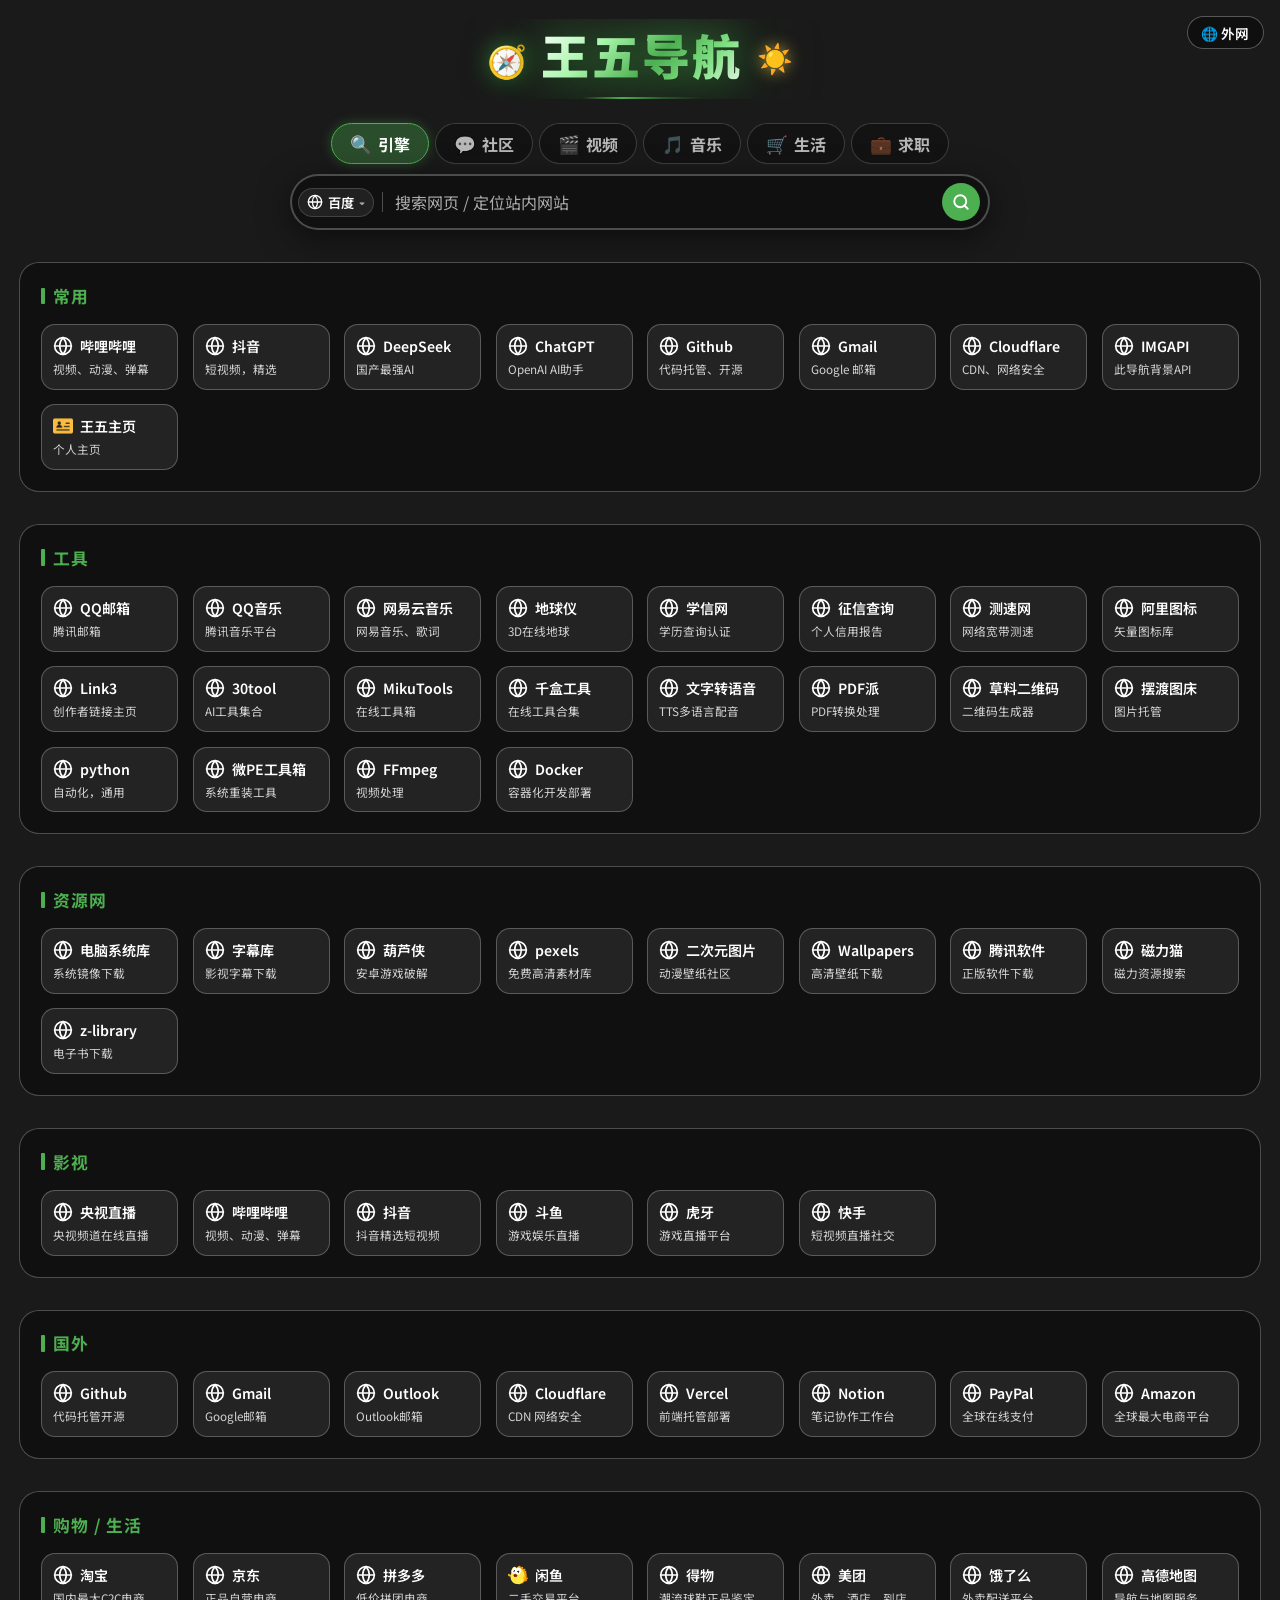
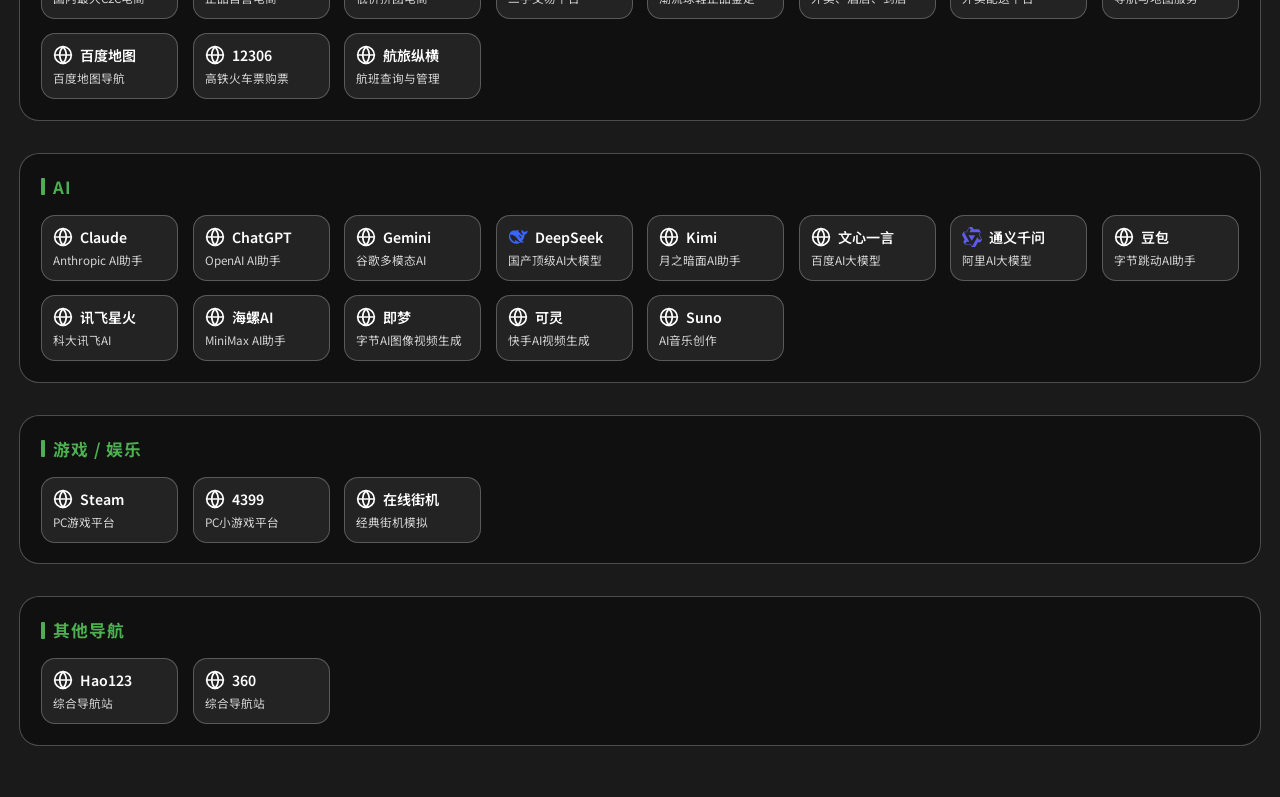
<file: index.html>
<!DOCTYPE html>
<html lang="zh-CN">
<head>
  <meta charset="UTF-8" />
  <meta name="viewport" content="width=device-width, initial-scale=1.0, maximum-scale=1.0" />
  <title>王五导航</title>
  <link rel="icon" href="data:image/svg+xml,<svg xmlns=%22http://www.w3.org/2000/svg%22 viewBox=%220 0 100 100%22><text y=%22.9em%22 font-size=%2290%22>🧭</text></svg>">
  <link rel="stylesheet" href="style.css">
</head>
<body>
<div id="bgLayer"></div>
<div id="bgOverlay"></div>
<div class="container">
  <!-- 头部 -->
  <div class="header-area">
    <span class="header-icon">🧭</span>
    <div>
      <h1 id="pageTitle" title="点击切换页面排列">王五导航</h1>
    </div>
    <button class="theme-toggle-btn" id="themeToggleBtn" aria-label="切换主题">☀️</button>
  </div>
  <!-- 搜索区域 -->
  <div class="search-wrapper">
    <!-- 分类 Tab -->
    <div class="search-tabs" id="searchTabs"></div>
    <!-- 搜索框 -->
    <div class="search-box">
      <button class="engine-trigger" id="engineTrigger" aria-label="切换搜索引擎">
        <img id="search-engine-icon" src="" alt="搜索引擎图标">
        <span class="engine-name" id="engineName"></span>
        <span class="engine-arrow" id="engineArrow">▾</span>
      </button>
      <div class="search-divider"></div>
      <input type="text" id="searchInput" placeholder="搜索网页 / 定位站内网站" autocomplete="off" oninput="filterLinks()" />
      <button class="clear-btn" id="clearBtn" aria-label="清空" style="display:none;" onclick="clearSearch()">✕</button>
      <button class="search-submit-btn" onclick="doSearch()" aria-label="搜索">
  <svg xmlns="http://www.w3.org/2000/svg" width="18" height="18" viewBox="0 0 24 24" fill="none" stroke="currentColor" stroke-width="2.5" stroke-linecap="round" stroke-linejoin="round">
    <circle cx="11" cy="11" r="8"/>
    <line x1="21" y1="21" x2="16.65" y2="16.65"/>
  </svg>
</button>
    </div>
    <!-- 内联引擎面板（展开时出现在搜索框正下方，撑开布局） -->
    <div class="engine-list" id="enginePanel" style="display:none;"></div>
  </div>
  <!-- 链接分区（由 main.js 动态渲染） -->
  <div id="main-content"></div>
</div>
<script src="main.js"></script>
</body>
</html>
</file>
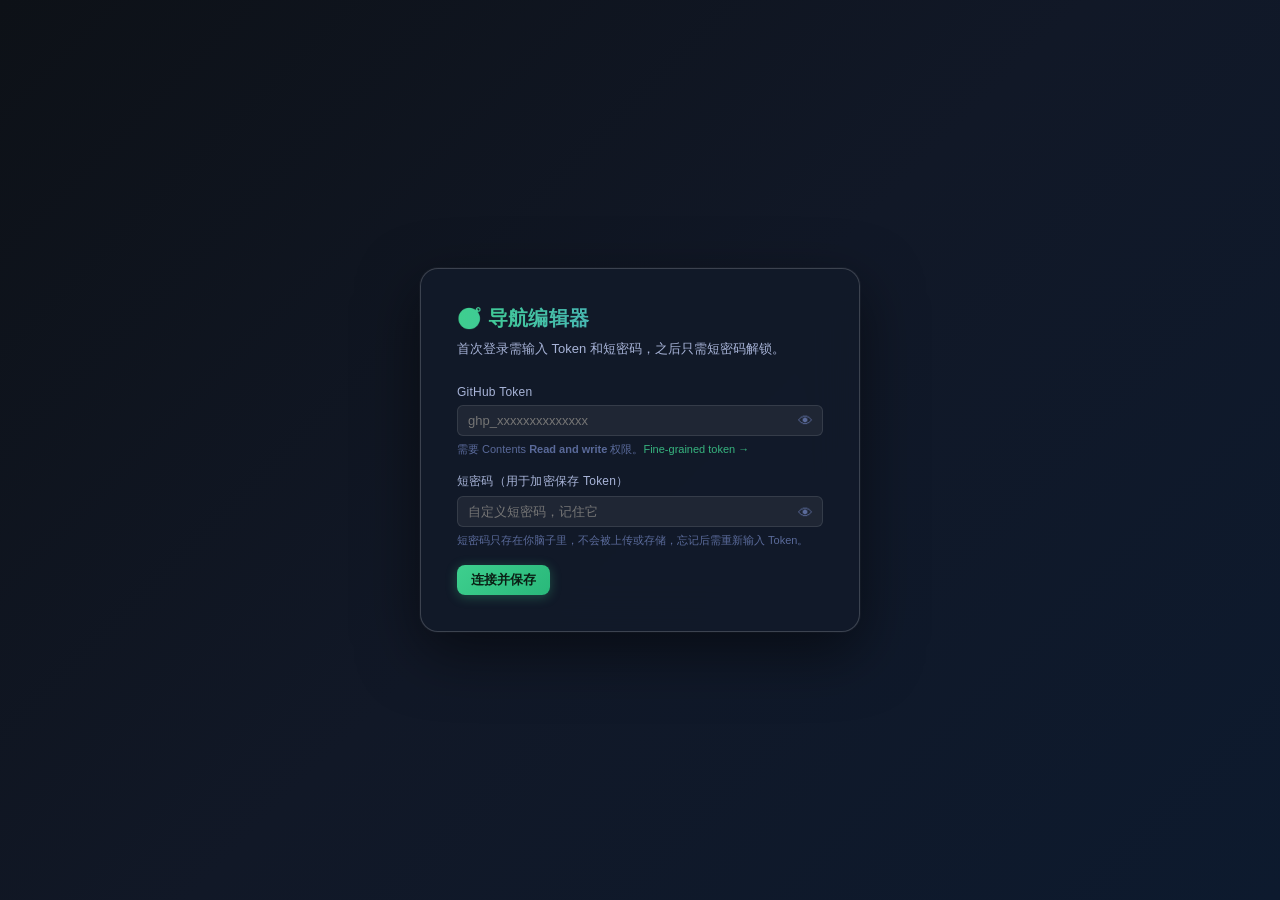
<file: admin.html>
<!DOCTYPE html>
<html lang="zh-CN">
<head>
<meta charset="UTF-8"/>
<meta name="viewport" content="width=device-width,initial-scale=1.0"/>
<title>导航编辑器</title>
<style>
*{box-sizing:border-box;margin:0;padding:0}
:root{
  --bg:#0d1117;--bg2:rgba(18,24,36,0.82);--bg3:rgba(28,36,54,0.75);
  --glass:rgba(255,255,255,0.06);--glass-hover:rgba(255,255,255,0.10);
  --border:rgba(255,255,255,0.10);--border2:rgba(255,255,255,0.18);
  --text:#f0f2ff;--text2:#a8b4d8;--text3:#5a6a9a;
  --accent:#3ecf8e;--accent2:#5de8a8;--accent-blue:#5b8ef5;
  --green:#3ecf8e;--red:#f05f7a;--orange:#f5a623;
  --radius:14px;--radius-sm:8px;--radius-xs:6px;
}
body{
  color:var(--text);
  font-family:-apple-system,BlinkMacSystemFont,'Segoe UI','PingFang SC','Microsoft YaHei',sans-serif;
  font-size:14px;
  background:linear-gradient(135deg,#0d1117 0%,#111827 50%,#0d1a2e 100%);
  min-height:100vh;
}
html,body{height:100%;overflow:hidden}
#app{display:flex;flex-direction:column;height:100vh;overflow:hidden}
#topbar{
  display:flex;align-items:center;gap:12px;padding:0 20px;height:54px;
  background:rgba(13,17,23,0.75);
  backdrop-filter:blur(20px);-webkit-backdrop-filter:blur(20px);
  border-bottom:1px solid var(--border);flex-shrink:0;z-index:100;
  box-shadow:0 2px 20px rgba(0,0,0,0.3);
}
#topbar h1{
  font-size:15px;font-weight:700;letter-spacing:0.02em;
  background:linear-gradient(90deg,var(--accent),var(--accent-blue));
  -webkit-background-clip:text;-webkit-text-fill-color:transparent;background-clip:text;
}
.topbar-right{margin-left:auto;display:flex;align-items:center;gap:8px}
#body{display:flex;flex:1;overflow:hidden}
#sidebar{
  width:200px;flex-shrink:0;
  background:rgba(13,17,23,0.65);
  backdrop-filter:blur(16px);-webkit-backdrop-filter:blur(16px);
  border-right:1px solid var(--border);
  display:flex;flex-direction:column;overflow-y:auto;
}
#sidebar::-webkit-scrollbar{width:4px}
#sidebar::-webkit-scrollbar-thumb{background:var(--border2);border-radius:4px}
#main{flex:1;overflow-y:scroll;padding:20px;padding-bottom:calc(20px + env(safe-area-inset-bottom,0px))}
#main::-webkit-scrollbar{width:5px}
#main::-webkit-scrollbar-thumb{background:rgba(255,255,255,0.12);border-radius:4px}
.btn{display:inline-flex;align-items:center;gap:6px;padding:6px 14px;border-radius:var(--radius-sm);font-size:13px;font-weight:500;cursor:pointer;border:none;transition:all .18s}
.btn-primary{background:linear-gradient(135deg,var(--accent),#29b87a);color:#0a1f14;font-weight:600;box-shadow:0 2px 12px rgba(62,207,142,0.3)}
.btn-primary:hover{background:linear-gradient(135deg,var(--accent2),var(--accent));box-shadow:0 4px 18px rgba(62,207,142,0.45);transform:translateY(-1px)}
.btn-ghost{background:var(--glass);color:var(--text2);border:1px solid var(--border)}
.btn-ghost:hover{background:var(--glass-hover);color:var(--text);border-color:var(--border2)}
.btn-danger{background:transparent;color:var(--red);border:1px solid var(--border)}
.btn-danger:hover{background:rgba(240,95,122,.12);border-color:rgba(240,95,122,.4)}
.btn-sm{padding:4px 10px;font-size:12px}
.btn:disabled{opacity:.4;cursor:not-allowed}
.btn:active:not(:disabled){transform:scale(.97)}
input[type=text],input[type=url],input[type=password],input[type=search]{
  width:100%;padding:7px 10px;
  background:rgba(255,255,255,0.06);border:1px solid var(--border);
  border-radius:var(--radius-xs);color:var(--text);font-size:13px;outline:none;
  transition:border-color .15s,background .15s;
}
input:focus{border-color:var(--accent);background:rgba(62,207,142,0.06)}
#login-panel{display:flex;flex-direction:column;align-items:center;justify-content:center;flex:1;padding:40px 20px}
.login-card{
  background:rgba(18,26,42,0.85);backdrop-filter:blur(24px);-webkit-backdrop-filter:blur(24px);
  border:1px solid var(--border2);border-radius:18px;padding:36px;width:100%;max-width:440px;
  box-shadow:0 20px 60px rgba(0,0,0,0.5),0 0 0 1px rgba(255,255,255,0.04);
}
.login-card h2{
  font-size:20px;font-weight:700;letter-spacing:0.01em;
  background:linear-gradient(90deg,var(--accent),var(--accent-blue));
  -webkit-background-clip:text;-webkit-text-fill-color:transparent;background-clip:text;margin-bottom:6px;
}
.login-card p{color:var(--text2);font-size:13px;margin-bottom:24px;line-height:1.7}
.field{margin-bottom:16px}
.field label{display:block;font-size:12px;color:var(--text2);margin-bottom:6px;font-weight:500;letter-spacing:0.02em}
.tip{font-size:11px;color:var(--text3);margin-top:5px;line-height:1.5}
.tip a{color:var(--accent);text-decoration:none;opacity:.85}.tip a:hover{opacity:1}
.sidebar-header{padding:14px 14px 8px;font-size:10px;font-weight:700;color:var(--text3);text-transform:uppercase;letter-spacing:.1em}
.sec-item{display:flex;align-items:center;gap:7px;padding:7px 12px;cursor:pointer;border-radius:10px;margin:1px 6px;border:1px solid transparent;transition:all .15s}
.sec-item:hover{background:var(--glass);border-color:var(--border)}
.sec-item.active{background:rgba(62,207,142,0.12);border-color:rgba(62,207,142,0.3)}
.sec-item .sec-name{flex:1;font-size:13px;white-space:nowrap;overflow:hidden;text-overflow:ellipsis}
.sec-item.active .sec-name{color:var(--accent);font-weight:600}
.sec-item .sec-count{font-size:10px;color:var(--text3);background:rgba(255,255,255,0.08);padding:1px 7px;border-radius:20px;flex-shrink:0}
.sec-item.active .sec-count{background:rgba(62,207,142,0.2);color:var(--accent)}
.drag-handle{color:var(--text3);font-size:12px;cursor:grab;flex-shrink:0;user-select:none;opacity:.5;touch-action:none}
.drag-handle:active{cursor:grabbing}
.sidebar-footer{padding:12px 10px;border-top:1px solid var(--border);margin-top:auto}
.sec-header{display:flex;align-items:center;gap:10px;margin-bottom:16px;flex-wrap:wrap}
.sec-header .cnt{font-size:12px;color:var(--text3);background:rgba(255,255,255,0.06);padding:2px 10px;border-radius:20px}
.sec-header-actions{margin-left:auto;display:flex;gap:8px;align-items:center;flex-wrap:wrap}
.links-table{width:100%;border-collapse:collapse;min-width:820px}
.links-table th{padding:8px;text-align:left;font-size:10px;font-weight:700;color:var(--text3);text-transform:uppercase;letter-spacing:.08em;border-bottom:1px solid var(--border);white-space:nowrap}
.links-table td{padding:5px;vertical-align:middle;border-bottom:1px solid rgba(255,255,255,0.05)}
.links-table tr:last-child td{border-bottom:none}
.links-table tr:hover td{background:rgba(255,255,255,.025)}
.links-table input{padding:5px 7px;font-size:12px}
.icon-cell{width:32px;height:32px;border-radius:8px;border:1.5px solid var(--border);overflow:hidden;cursor:pointer;background:rgba(255,255,255,0.06);display:flex;align-items:center;justify-content:center;margin:0 auto;position:relative;transition:all .15s;flex-shrink:0}
.icon-cell:hover{border-color:var(--accent);box-shadow:0 0 0 2px rgba(62,207,142,0.2)}
.icon-cell img{width:100%;height:100%;object-fit:contain}
.icon-cell .badge-auto{position:absolute;bottom:-1px;right:-1px;width:10px;height:10px;background:var(--bg);border-radius:50%;border:1px solid var(--border);font-size:7px;display:flex;align-items:center;justify-content:center;line-height:1}
.icon-cell .badge-custom{position:absolute;bottom:-1px;right:-1px;width:10px;height:10px;background:var(--accent);border-radius:50%;border:1px solid var(--bg)}

/* ══════════════════════════════════════════
   图标弹出面板
   - 面板本身不限高度，由JS根据视口动态设置max-height
   - 内部用flex列布局：tabs(固定) + body(flex:1可滚) + footer(固定)
   ══════════════════════════════════════════ */
.ipanel{
  position:fixed;z-index:1000;
  background:rgba(15,20,35,0.96);
  backdrop-filter:blur(24px);-webkit-backdrop-filter:blur(24px);
  border:1px solid var(--border2);border-radius:var(--radius);
  box-shadow:0 20px 60px rgba(0,0,0,0.7);
  width:360px;
  /* 高度由JS控制，这里只设display */
  display:flex;
  flex-direction:column;
  overflow:hidden; /* 防止圆角被子元素撑破 */
}
.ipanel-tabs{
  display:flex;border-bottom:1px solid var(--border);
  background:rgba(0,0,0,0.2);
  flex-shrink:0; /* tabs不压缩 */
}
.ipanel-tab{flex:1;padding:9px 0;text-align:center;font-size:12px;font-weight:500;cursor:pointer;color:var(--text3);border-bottom:2px solid transparent;transition:all .15s}
.ipanel-tab.active{color:var(--accent);border-bottom-color:var(--accent)}
.ipanel-tab:hover:not(.active){color:var(--text2)}

/* ── body区：作为flex容器撑满剩余高度 ── */
.ipanel-body{
  flex:1;
  min-height:0;
  display:flex;
  flex-direction:column;
  overflow:hidden;
}
.ipanel-body::-webkit-scrollbar{width:4px}
.ipanel-body::-webkit-scrollbar-thumb{background:var(--border2);border-radius:4px}
.pick-search{
  padding:10px 12px 6px;
  flex-shrink:0;
}
.pick-search .search-wrap{position:relative;}
.pick-search .search-wrap::before{
  content:'🔍';position:absolute;left:8px;top:50%;transform:translateY(-50%);
  font-size:11px;pointer-events:none;line-height:1;
}
.pick-search input{padding-left:26px;font-size:12px}

/* ── 图标网格滚动区：撑满pick-wrap剩余空间 ── */
.pick-grid-wrap{
  flex:1;
  min-height:0;    /* 关键：允许flex子项收缩并显示滚动条 */
  overflow-y:auto;
  overflow-x:hidden;
  padding:4px 12px 10px;
}
.pick-grid-wrap::-webkit-scrollbar{width:4px}
.pick-grid-wrap::-webkit-scrollbar-thumb{background:var(--border2);border-radius:4px}

.icon-picker-grid{
  display:grid;
  grid-template-columns:repeat(4,1fr);
  gap:8px;
  width:100%;
}
.icon-opt{display:flex;flex-direction:column;align-items:center;gap:3px;padding:6px 4px;border-radius:8px;cursor:pointer;border:1.5px solid transparent;transition:all .12s;min-width:0;overflow:hidden;}
.icon-opt:hover{background:var(--glass);border-color:var(--border)}
.icon-opt.sel{border-color:var(--accent);background:rgba(62,207,142,.1)}
.icon-opt img{width:36px;height:36px;object-fit:contain;border-radius:4px;flex-shrink:0}
.icon-opt span{
  font-size:10px;color:var(--text3);
  width:100%;min-width:0;max-width:100%;
  overflow:hidden;text-overflow:ellipsis;white-space:nowrap;
  text-align:center;display:block;
}

.ipanel-footer{
  flex-shrink:0; /* footer不压缩 */
  padding:10px 12px;border-top:1px solid var(--border);
  display:flex;gap:8px;justify-content:flex-end;
  background:rgba(0,0,0,0.15);
}

/* auto/upload tab内部 */
.auto-preview{display:flex;flex-direction:column;align-items:center;gap:10px;padding:16px 12px}
.auto-preview .big-icon{width:56px;height:56px;border-radius:12px;border:1px solid var(--border);background:var(--glass);display:flex;align-items:center;justify-content:center;overflow:hidden}
.auto-preview .big-icon img{width:100%;height:100%;object-fit:contain}
.auto-preview p{font-size:12px;color:var(--text2);text-align:center;line-height:1.5}
.auto-preview .domain{font-size:11px;color:var(--text3)}
.upload-mini{border:2px dashed var(--border2);border-radius:var(--radius-sm);margin:12px;padding:24px 16px;text-align:center;cursor:pointer;transition:all .15s}
.upload-mini:hover,.upload-mini.drag{border-color:var(--accent);background:rgba(62,207,142,.05)}
.upload-mini p{color:var(--text2);font-size:12px;margin-top:6px}
.upload-mini small{color:var(--text3);font-size:11px}

#icons-panel{display:none}
.icons-mgr-grid{display:grid;grid-template-columns:repeat(auto-fill,minmax(80px,1fr));gap:12px;margin-top:16px}
.icon-card{display:flex;flex-direction:column;align-items:center;gap:6px;padding:10px 8px;background:var(--glass);border:1px solid var(--border);border-radius:var(--radius-sm);position:relative;transition:all .15s}
.icon-card:hover{background:var(--glass-hover);border-color:var(--border2)}
.icon-card img{width:38px;height:38px;object-fit:contain;border-radius:6px}
.icon-card .iname{font-size:10px;color:var(--text2);word-break:break-all;text-align:center;line-height:1.3}
.icon-card .del-icon{position:absolute;top:4px;right:4px;width:18px;height:18px;background:var(--red);border-radius:50%;border:none;color:#fff;font-size:11px;cursor:pointer;display:flex;align-items:center;justify-content:center;opacity:0;transition:opacity .15s}
.icon-card:hover .del-icon{opacity:1}
.upload-zone{border:2px dashed var(--border2);border-radius:var(--radius);padding:28px 20px;text-align:center;cursor:pointer;transition:all .15s;background:var(--glass)}
.upload-zone:hover,.upload-zone.drag{border-color:var(--accent);background:rgba(62,207,142,.05)}
.upload-zone p{color:var(--text2);font-size:13px;margin-top:8px}
.upload-zone small{color:var(--text3);font-size:11px}
#toast{position:fixed;bottom:24px;right:24px;padding:10px 18px;border-radius:var(--radius-sm);font-size:13px;font-weight:500;z-index:9999;display:none;backdrop-filter:blur(10px)}
.toast-ok{background:rgba(62,207,142,0.15);color:var(--green);border:1px solid rgba(62,207,142,.35)}
.toast-err{background:rgba(240,95,122,0.15);color:var(--red);border:1px solid rgba(240,95,122,.35)}
.progress{height:3px;background:var(--border);border-radius:2px;overflow:hidden;margin-top:6px}
.progress-bar{height:100%;background:linear-gradient(90deg,var(--accent),var(--accent-blue));transition:width .3s}
.spinner{display:inline-block;width:14px;height:14px;border:2px solid rgba(255,255,255,0.1);border-top-color:var(--accent);border-radius:50%;animation:spin .6s linear infinite;vertical-align:middle;margin-right:6px}
@keyframes spin{to{transform:rotate(360deg)}}
.empty{text-align:center;padding:40px;color:var(--text3);font-size:13px}
.drop-line{display:none;height:2px}
.drop-line.show{display:table-row}
.drop-line td{padding:0;height:2px;background:linear-gradient(90deg,var(--accent),var(--accent-blue));border-radius:2px;box-shadow:0 0 6px rgba(62,207,142,0.6)}
.sec-drag-over{background:rgba(62,207,142,.08)!important;border-color:rgba(62,207,142,.3)!important}
.sec-hover-enter{background:rgba(62,207,142,.15)!important;border-color:rgba(62,207,142,.5)!important;box-shadow:0 0 0 2px rgba(62,207,142,.2)}
.pwd-wrap{position:relative}
.pwd-wrap input{padding-right:36px}
.eye-btn{position:absolute;right:8px;top:50%;transform:translateY(-50%);background:none;border:none;cursor:pointer;color:var(--text3);padding:2px;display:flex;align-items:center;font-size:15px;line-height:1}
.eye-btn:hover{color:var(--text2)}
.sec-title-input{max-width:220px;font-size:16px;font-weight:700;background:transparent;border:1px solid transparent;padding:4px 10px;border-radius:var(--radius-sm);color:var(--text);letter-spacing:0.01em}
.sec-title-input:focus{border-color:var(--accent);background:rgba(62,207,142,0.06);outline:none}

@media(max-width:768px){
  #topbar{padding:0 12px;gap:8px}
  #topbar h1{font-size:13px}
  #repo-label{display:none}
  .pc-label{display:none}
  .topbar-right{gap:5px}
  .topbar-right .btn-ghost:not(#mob-menu-btn):not([onclick*="showPanel"]){display:none}
  #save-btn{padding:4px 8px;font-size:11px}
  #mob-menu-btn{display:flex!important}
  #sidebar{position:fixed;left:0;top:0;bottom:0;z-index:500;width:220px;transform:translateX(-100%);transition:transform .25s ease;box-shadow:4px 0 30px rgba(0,0,0,.6)}
  #sidebar.mob-open{transform:translateX(0)}
  #mob-overlay{display:none;position:fixed;inset:0;z-index:499;background:rgba(0,0,0,.5)}
  #mob-overlay.show{display:block}
  #main{padding:12px;padding-bottom:calc(60px + env(safe-area-inset-bottom,0px))}
  .sec-header{gap:6px}
  .sec-header-actions{width:100%;justify-content:flex-end}
  .links-table{min-width:640px}
  .login-card{padding:24px 18px}
  .ipanel{width:calc(100vw - 24px)!important}
  #toast{bottom:16px;right:12px;left:12px;text-align:center}
  .btn{min-height:36px}
  input[type=text],input[type=url],input[type=password],input[type=search]{min-height:40px;font-size:14px}
  .icon-picker-grid{grid-template-columns:repeat(3,1fr)}
}
#mob-menu-btn{display:none}
</style>
</head>
<body>
<div id="app">

<div id="login-panel">
  <div class="login-card">
    <h2>🧭 导航编辑器</h2>
    <div id="login-full">
      <p>首次登录需输入 Token 和短密码，之后只需短密码解锁。</p>
      <div class="field">
        <label>GitHub Token</label>
        <div class="pwd-wrap"><input type="password" id="inp-token" placeholder="ghp_xxxxxxxxxxxxxx"/><button type="button" class="eye-btn" onclick="togglePwd('inp-token',this)" tabindex="-1">👁</button></div>
        <div class="tip">需要 Contents <strong>Read and write</strong> 权限。<a href="https://github.com/settings/personal-access-tokens/new" target="_blank">Fine-grained token →</a></div>
      </div>
      <div class="field">
        <label>短密码（用于加密保存 Token）</label>
        <div class="pwd-wrap"><input type="password" id="inp-pin" placeholder="自定义短密码，记住它" autocomplete="new-password"/><button type="button" class="eye-btn" onclick="togglePwd('inp-pin',this)" tabindex="-1">👁</button></div>
        <div class="tip">短密码只存在你脑子里，不会被上传或存储，忘记后需重新输入 Token。</div>
      </div>
      <div style="display:flex;align-items:center;gap:10px;margin-top:4px">
        <button class="btn btn-primary" onclick="doLogin()">连接并保存</button>
        <span id="login-st" style="font-size:12px;color:var(--text3)"></span>
      </div>
    </div>
    <div id="login-unlock" style="display:none">
      <p>检测到已保存的加密 Token，输入短密码解锁。</p>
      <div class="field">
        <label>短密码</label>
        <div class="pwd-wrap"><input type="password" id="inp-pin2" placeholder="输入短密码" autocomplete="current-password" onkeydown="if(event.key==='Enter')doUnlock()"/><button type="button" class="eye-btn" onclick="togglePwd('inp-pin2',this)" tabindex="-1">👁</button></div>
      </div>
      <div style="display:flex;align-items:center;gap:10px;margin-top:4px">
        <button class="btn btn-primary" onclick="doUnlock()">解锁</button>
        <button class="btn btn-ghost" onclick="showFullLogin()">重新输入 Token</button>
        <span id="unlock-st" style="font-size:12px;color:var(--text3)"></span>
      </div>
    </div>
  </div>
</div>

<div id="editor-ui" style="display:none;flex-direction:column;flex:1;min-height:0;overflow:hidden">
  <div id="topbar">
    <button id="mob-menu-btn" class="btn btn-ghost btn-sm" onclick="toggleMobSidebar()" style="padding:4px 8px;font-size:16px">☰</button>
    <span>🧭</span>
    <h1>导航编辑器</h1>
    <span id="repo-label" style="font-size:12px;color:var(--text3)"></span>
    <div class="topbar-right">
      <span id="dirty-st" style="font-size:12px"></span>
      <button class="btn btn-ghost btn-sm" onclick="showPanel('icons')" title="图标管理">🖼 <span class="pc-label">图标管理</span></button>
      <button class="btn btn-ghost btn-sm" onclick="showPanel('links')" title="链接编辑">🔗 <span class="pc-label">链接编辑</span></button>
      <button class="btn btn-primary btn-sm" id="save-btn" onclick="saveAll()">💾 保存到 GitHub</button>
      <button class="btn btn-ghost btn-sm" onclick="doLogout()">退出</button>
      <button class="btn btn-danger btn-sm" onclick="doClearLogout()" title="退出并清除本地存储">🗑 清除</button>
    </div>
  </div>
  <div id="mob-overlay" onclick="closeMobSidebar()"></div>
  <div id="body">
    <div id="sidebar">
      <div class="sidebar-header">分类</div>
      <div id="sec-list"></div>
      <div class="sidebar-footer">
        <button class="btn btn-ghost" style="width:100%;justify-content:center;font-size:12px" onclick="addSection()">＋ 新建分类</button>
      </div>
    </div>
    <div id="main">
      <div id="links-panel">
        <div id="links-content"><div class="empty"><span class="spinner"></span>正在加载…</div></div>
      </div>
      <div id="icons-panel">
        <div style="display:flex;align-items:center;justify-content:space-between;margin-bottom:16px;flex-wrap:wrap;gap:10px">
          <div>
            <h2 style="font-size:16px;font-weight:700">图标管理</h2>
            <p style="font-size:12px;color:var(--text3);margin-top:3px">存储在仓库 <code style="background:var(--glass);padding:1px 6px;border-radius:4px">icons/logos/</code> 目录</p>
          </div>
          <button class="btn btn-primary btn-sm" onclick="document.getElementById('icon-file-input').click()">＋ 上传图标</button>
          <input id="icon-file-input" type="file" accept="image/*,.svg,.ico" multiple style="display:none" onchange="uploadIconFiles(Array.from(event.target.files));event.target.value=''">
        </div>
        <div class="upload-zone" id="drop-zone"
          onclick="document.getElementById('icon-file-input').click()"
          ondragover="event.preventDefault();this.classList.add('drag')"
          ondragleave="this.classList.remove('drag')"
          ondrop="handleIconDrop(event)">
          <svg width="28" height="28" viewBox="0 0 24 24" fill="none" stroke="var(--text3)" stroke-width="1.5"><path d="M21 15v4a2 2 0 0 1-2 2H5a2 2 0 0 1-2-2v-4"/><polyline points="17 8 12 3 7 8"/><line x1="12" y1="3" x2="12" y2="15"/></svg>
          <p>点击或拖拽上传图标</p>
          <small>PNG · SVG · ICO · JPG · WebP</small>
        </div>
        <div id="upload-prog" style="display:none;margin-top:10px">
          <div style="font-size:12px;color:var(--text2)" id="prog-txt"></div>
          <div class="progress"><div class="progress-bar" id="prog-bar" style="width:0"></div></div>
        </div>
        <div class="icons-mgr-grid" id="icons-grid"><div class="empty"><span class="spinner"></span>加载中…</div></div>
      </div>
    </div>
  </div>
</div>

<!-- 图标选择面板：tabs(固定)+body(可滚动)+footer(固定) -->
<div id="ipanel" class="ipanel" style="display:none">
  <div class="ipanel-tabs">
    <div class="ipanel-tab active" onclick="switchITab('auto')">🌐 自动获取</div>
    <div class="ipanel-tab" onclick="switchITab('upload')">⬆ 上传</div>
    <div class="ipanel-tab" onclick="switchITab('pick')">📁 已上传</div>
  </div>
  <div class="ipanel-body" id="ipanel-body"></div>
  <div class="ipanel-footer">
    <button class="btn btn-ghost btn-sm" onclick="closeIPPanel()">取消</button>
    <button class="btn btn-primary btn-sm" onclick="confirmIcon()">确认</button>
  </div>
</div>
<div id="ipanel-backdrop" style="display:none;position:fixed;inset:0;z-index:999" onclick="closeIPPanel()"></div>
<div id="toast"></div>

<script>
const ICONS_DIR='icons/logos';
const ICONS_PREFIX='icons/logos/';
const _basePath=location.pathname.replace(/\/admin(\.html.*)?$/,'');
const SITE_ICON_BASE=location.origin+_basePath+'/icons/logos/';

let TOKEN='',REPO='',BRANCH='main';
let linksData=[],iconsData=[],linksSha='';
let currentSec=0,isDirty=false;
let dragRowSrc=null,dragSecSrc=null,_crossSecTarget=null,_secHoverTimer=null;
let pickerTarget=null,pickerTab='auto',pickerPendingIcon='';
let _faviconProvider='duckduckgo',_faviconProxy='';

const DEFAULT_ICON='[data-uri]';

function _withProxy(url){return _faviconProxy?_faviconProxy+'/'+url.replace(/^https?:\/\//,''):url;}
function buildFaviconUrl(domain){
  if(!domain)return DEFAULT_ICON;
  if(_faviconProvider==='google')return _withProxy(`https://www.google.com/s2/favicons?sz=64&domain=${domain}`);
  return _withProxy(`https://icons.duckduckgo.com/ip3/${domain}.ico`);
}
(async function syncFaviconConfig(){
  try{
    for(const p of['./main.js','../main.js']){
      try{
        const r=await fetch(p);if(!r.ok)continue;
        const t=await r.text();
        const pm=t.match(/FAVICON_PROVIDER\s*=\s*['"](\w+)['"]/);
        const qm=t.match(/(?:^|\n)const PROXY\s*=\s*['"]([^'"]*)['"]/m);
        if(pm)_faviconProvider=pm[1];if(qm)_faviconProxy=qm[1];break;
      }catch{}
    }
  }catch{}
})();

const uid=()=>Math.random().toString(36).slice(2,9);
const esc=s=>(s||'').replace(/&/g,'&amp;').replace(/"/g,'&quot;').replace(/</g,'&lt;');
function getDomain(url){try{return new URL(url).hostname;}catch{return '';}}

let toastTimer;
function toast(msg,type='ok',dur=2800){
  const el=document.getElementById('toast');
  el.textContent=msg;el.className='toast-'+type;el.style.display='block';
  clearTimeout(toastTimer);toastTimer=setTimeout(()=>el.style.display='none',dur);
}
function setDirty(v=true){
  isDirty=v;
  const el=document.getElementById('dirty-st');
  el.textContent=v?'● 未保存':'';el.style.color=v?'var(--orange)':'';
}

const HARDCODED_REPO='你的用户名/Simple-Nav-Page';
const HARDCODED_BRANCH='main';
function detectRepo(){
  if(HARDCODED_REPO)return{repo:HARDCODED_REPO,branch:HARDCODED_BRANCH};
  const host=location.hostname,path=location.pathname;
  const m=host.match(/^([^.]+)\.github\.io$/);
  if(m){const o=m[1],s=path.split('/').filter(Boolean)[0]||'';if(s)return{repo:`${o}/${s}`,branch:'main'};}
  return{repo:sessionStorage.getItem('nr')||'',branch:sessionStorage.getItem('nb')||'main'};
}

async function deriveKey(pin){
  const base=await crypto.subtle.importKey('raw',new TextEncoder().encode(pin),{name:'PBKDF2'},false,['deriveKey']);
  return crypto.subtle.deriveKey({name:'PBKDF2',salt:new TextEncoder().encode('nav-editor-salt'),iterations:100000,hash:'SHA-256'},base,{name:'AES-GCM',length:256},false,['encrypt','decrypt']);
}
async function encryptToken(pin,token){
  const key=await deriveKey(pin),iv=crypto.getRandomValues(new Uint8Array(12));
  const enc=await crypto.subtle.encrypt({name:'AES-GCM',iv},key,new TextEncoder().encode(token));
  const buf=new Uint8Array(12+enc.byteLength);buf.set(iv);buf.set(new Uint8Array(enc),12);
  return btoa(String.fromCharCode(...buf));
}
async function decryptToken(pin,data){
  const buf=Uint8Array.from(atob(data),c=>c.charCodeAt(0));
  const iv=buf.slice(0,12),ct=buf.slice(12),key=await deriveKey(pin);
  const dec=await crypto.subtle.decrypt({name:'AES-GCM',iv},key,ct);
  return new TextDecoder().decode(dec);
}

function hasStoredToken(){return!!localStorage.getItem('enc_token');}
function loadSaved(){
  if(hasStoredToken()){
    document.getElementById('login-full').style.display='none';
    document.getElementById('login-unlock').style.display='block';
    setTimeout(()=>document.getElementById('inp-pin2')?.focus(),100);
  }
}
function showFullLogin(){
  document.getElementById('login-full').style.display='block';
  document.getElementById('login-unlock').style.display='none';
  document.getElementById('login-st').textContent='';
}

async function doUnlock(){
  const pin=document.getElementById('inp-pin2').value;
  if(!pin){toast('请输入短密码','err');return;}
  const st=document.getElementById('unlock-st');st.textContent='解锁中…';
  try{
    TOKEN=await decryptToken(pin,localStorage.getItem('enc_token'));
    const{repo,branch}=detectRepo();REPO=repo;BRANCH=branch;
    if(!REPO){st.textContent='❌ 无法识别仓库';return;}
    await gh(`git/ref/heads/${BRANCH}`);
    sessionStorage.setItem('nt',TOKEN);
    document.getElementById('login-panel').style.display='none';
    const eu=document.getElementById('editor-ui');eu.style.display='flex';eu.style.flex='1';eu.style.minHeight='0';eu.style.overflow='hidden';
    document.getElementById('repo-label').textContent=REPO+' @ '+BRANCH;
    await loadIcons();await loadLinks();
  }catch(e){
    st.textContent='❌ '+(e.message.includes('operation-specific')||e.message.includes('decrypt')?'短密码错误':e.message);
  }
}

async function gh(path,opts={}){
  const res=await fetch(`https://api.github.com/repos/${REPO}/${path}`,{
    ...opts,headers:{'Authorization':'Bearer '+TOKEN,'Accept':'application/vnd.github+json','X-GitHub-Api-Version':'2022-11-28',...(opts.headers||{})}
  });
  if(!res.ok){const e=await res.json().catch(()=>({}));throw new Error(e.message||'HTTP '+res.status);}
  return res.status===204?null:res.json();
}
async function getFile(fp){
  const d=await gh(`contents/${fp}?ref=${BRANCH}`);
  return{content:decodeURIComponent(escape(atob(d.content.replace(/\s/g,'')))),sha:d.sha};
}
async function putFile(fp,content,sha,msg){
  return gh(`contents/${fp}`,{method:'PUT',headers:{'Content-Type':'application/json'},
    body:JSON.stringify({message:msg,content:btoa(unescape(encodeURIComponent(content))),...(sha?{sha}:{}),branch:BRANCH})});
}
async function putBinary(fp,bytes,sha,msg){
  let s='';bytes.forEach(b=>s+=String.fromCharCode(b));
  return gh(`contents/${fp}`,{method:'PUT',headers:{'Content-Type':'application/json'},
    body:JSON.stringify({message:msg,content:btoa(s),...(sha?{sha}:{}),branch:BRANCH})});
}
async function delFile(fp,sha,msg){
  return gh(`contents/${fp}`,{method:'DELETE',headers:{'Content-Type':'application/json'},
    body:JSON.stringify({message:msg,sha,branch:BRANCH})});
}

async function doLogin(){
  TOKEN=document.getElementById('inp-token').value.trim();
  const pin=document.getElementById('inp-pin').value;
  if(!TOKEN){toast('请输入 GitHub Token','err');return;}
  if(!pin){toast('请设置短密码','err');return;}
  const{repo,branch}=detectRepo();REPO=repo;BRANCH=branch;
  if(!REPO){toast('无法自动识别仓库','err');return;}
  const st=document.getElementById('login-st');st.textContent='连接中…';
  try{
    await gh(`git/ref/heads/${BRANCH}`);
    localStorage.setItem('enc_token',await encryptToken(pin,TOKEN));
    sessionStorage.setItem('nt',TOKEN);
    document.getElementById('login-panel').style.display='none';
    const eu=document.getElementById('editor-ui');eu.style.display='flex';eu.style.flex='1';eu.style.minHeight='0';eu.style.overflow='hidden';
    document.getElementById('repo-label').textContent=REPO+' @ '+BRANCH;
    await loadIcons();await loadLinks();
  }catch(e){st.textContent='❌ '+e.message;}
}
function doLogout(){sessionStorage.clear();location.reload();}
function doClearLogout(){
  if(!confirm('确定清除本地保存的加密 Token 吗？下次需重新输入。'))return;
  localStorage.removeItem('enc_token');sessionStorage.clear();location.reload();
}

async function loadLinks(){
  try{
    const{content,sha}=await getFile('links.json');linksSha=sha;
    const raw=JSON.parse(content);
    linksData=raw.map(sec=>({...sec,_id:uid(),items:(sec.items||[]).map(it=>({...it,_id:uid()}))}));
    renderSidebar();renderSection(currentSec);
  }catch(e){toast('加载 links.json 失败：'+e.message,'err',6000);}
}
async function loadIcons(){
  try{
    const files=await gh(`contents/${ICONS_DIR}?ref=${BRANCH}&_nc=${Date.now()}`).catch(()=>[]);
    iconsData=Array.isArray(files)
      ?files.filter(f=>/\.(png|jpg|jpeg|svg|ico|webp|gif)$/i.test(f.name)).map(f=>({name:f.name,sha:f.sha,url:f.download_url}))
      :[];
  }catch{iconsData=[];}
  renderIconsGrid();
}

function showPanel(p){
  document.getElementById('links-panel').style.display=p==='links'?'block':'none';
  document.getElementById('icons-panel').style.display=p==='icons'?'block':'none';
  document.getElementById('sidebar').style.display=p==='links'?'flex':'none';
  if(p==='icons')renderIconsGrid();
}

function renderSidebar(){
  document.getElementById('sec-list').innerHTML=linksData.map((sec,si)=>`
    <div class="sec-item ${si===currentSec?'active':''}" data-si="${si}"
      onclick="selectSection(${si})"
      ondragover="onSecItemDragOver(event,${si})"
      ondragleave="onSecItemDragLeave(event,${si})"
      ondrop="onSecItemDrop(event,${si})">
      <span class="drag-handle" onmousedown="onSecHandleMousedown(event,${si})" ontouchstart="onSecHandleMousedown(event,${si})">⠿</span>
      <span class="sec-name">${esc(sec.section)}</span>
      <span class="sec-count">${sec.items.length}</span>
    </div>`).join('');
}
function selectSection(si){
  currentSec=si;renderSidebar();renderSection(si);showPanel('links');
  if(window.innerWidth<=768)closeMobSidebar();
}
function onSecHandleMousedown(e,si){
  e.stopPropagation();
  const item=document.querySelector(`.sec-item[data-si="${si}"]`);if(!item)return;
  item.draggable=true;dragSecSrc=si;item.style.opacity='.4';
  const cleanup=()=>{item.draggable=false;item.style.opacity='';document.removeEventListener('dragend',cleanup);};
  document.addEventListener('dragend',cleanup);
}
function onSecItemDragOver(e,ti){
  if(dragSecSrc===null||dragRowSrc!==null)return;e.preventDefault();
  document.querySelectorAll('.sec-item').forEach(el=>el.classList.remove('sec-drag-over'));
  document.querySelector(`.sec-item[data-si="${ti}"]`)?.classList.add('sec-drag-over');
}
function onSecItemDragLeave(e,ti){document.querySelector(`.sec-item[data-si="${ti}"]`)?.classList.remove('sec-drag-over');}
function onSecItemDrop(e,ti){
  e.preventDefault();
  document.querySelectorAll('.sec-item').forEach(el=>el.classList.remove('sec-drag-over','sec-hover-enter'));
  if(dragSecSrc===null||dragSecSrc===ti)return;
  const[m]=linksData.splice(dragSecSrc,1);linksData.splice(ti,0,m);
  currentSec=ti;dragSecSrc=null;setDirty();renderSidebar();renderSection(currentSec);
}

function renderSection(si){
  const panel=document.getElementById('links-content');
  if(!linksData.length){panel.innerHTML='<div class="empty">还没有分类，点击左侧添加</div>';return;}
  const sec=linksData[si];if(!sec){panel.innerHTML='';return;}
  panel.innerHTML=`
    <div class="sec-header">
      <input class="sec-title-input" type="text" value="${esc(sec.section)}"
        onfocus="this.style.borderColor='var(--accent)'"
        onblur="this.style.borderColor='transparent'"
        onchange="linksData[${si}].section=this.value;setDirty();renderSidebar()">
      <span class="cnt">${sec.items.length} 条</span>
      <div class="sec-header-actions">
        <button class="btn btn-ghost btn-sm" onclick="addItem(${si})">＋ 添加</button>
        <button class="btn btn-danger btn-sm" onclick="deleteSection(${si})">删除分类</button>
      </div>
    </div>
    <div style="overflow-x:auto">
    <table class="links-table">
      <thead><tr>
        <th style="width:18px"></th><th style="width:44px;text-align:center">图标</th>
        <th style="min-width:110px">名称</th><th style="min-width:180px">URL（外网）</th>
        <th style="min-width:120px">简介</th><th style="min-width:120px">搜索词</th>
        <th style="min-width:150px">内网地址</th><th style="width:44px"></th>
      </tr></thead>
      <tbody id="tbody-${si}">${sec.items.map((it,ii)=>rowHtml(si,ii,it)).join('')}</tbody>
    </table></div>`;
}
function iconCellHtml(si,ii,it){
  const domain=getDomain(it.url);
  if(it.icon){
    const name=it.icon.replace(/^.*\/([^/]+)$/,'$1');
    const found=iconsData.find(i=>i.name===name);
    const ts=found?found.sha.slice(-6):Date.now();
    return `<div class="icon-cell" onclick="openIPPanel(${si},${ii},this)" title="自定义：${esc(name)}">
      <img src="${SITE_ICON_BASE+name}?t=${ts}" alt="" onerror="this.src='${found?found.url:''}'">
      <div class="badge-custom"></div></div>`;
  }
  const favUrl=domain?buildFaviconUrl(domain):'';
  return `<div class="icon-cell" onclick="openIPPanel(${si},${ii},this)" title="自动抓取：${domain||'无URL'}">
    ${favUrl?`<img src="${favUrl}" alt="" onerror="this.src=''">`:'<span style="font-size:16px">🌐</span>'}
    <div class="badge-auto">⚡</div></div>`;
}
function rowHtml(si,ii,it){
  return`<tr data-si="${si}" data-ii="${ii}"
    ondragover="onRowDragOver(event,${si},${ii})"
    ondragleave="onRowDragLeave(event)"
    ondrop="onRowDrop(event,${si},${ii})"
    ondragend="onRowDragEnd(event)">
    <td><span class="drag-handle" onmousedown="onRowHandleMousedown(event,${si},${ii})" ontouchstart="onRowHandleMousedown(event,${si},${ii})">⠿</span></td>
    <td style="text-align:center">${iconCellHtml(si,ii,it)}</td>
    <td><input type="text" value="${esc(it.title)}" placeholder="名称" onchange="upd(${si},${ii},'title',this.value)"></td>
    <td><input type="url" value="${esc(it.url)}" placeholder="https://" onchange="updUrl(${si},${ii},this.value)"></td>
    <td><input type="text" value="${esc(it.desc||'')}" placeholder="简介" onchange="upd(${si},${ii},'desc',this.value)"></td>
    <td><input type="text" value="${esc(it['data-desc']||'')}" placeholder="关键词" onchange="upd(${si},${ii},'data-desc',this.value)"></td>
    <td><input type="url" value="${esc(it.intranet||'')}" placeholder="http://192.168.x.x" onchange="upd(${si},${ii},'intranet',this.value)"></td>
    <td><button class="btn btn-danger btn-sm" onclick="deleteItem(${si},${ii})">✕</button></td>
  </tr>`;
}

let _dragRowEl=null;
function onRowHandleMousedown(e,si,ii){
  e.stopPropagation();
  const row=e.currentTarget.closest('tr');if(!row)return;
  row.draggable=true;dragRowSrc={si,ii};row.style.opacity='.4';
  _dragRowEl=row;
}
let _dropLineRow=null;
function showDropLine(tbody,afterIdx){
  if(_dropLineRow){_dropLineRow.remove();_dropLineRow=null;}
  const tr=document.createElement('tr');tr.className='drop-line show';
  const td=document.createElement('td');td.colSpan=8;
  td.style.cssText='padding:0;height:2px;background:linear-gradient(90deg,#3ecf8e,#5b8ef5);border-radius:2px;box-shadow:0 0 6px rgba(62,207,142,0.6)';
  tr.appendChild(td);
  const rows=tbody.querySelectorAll('tr:not(.drop-line)');
  afterIdx>=rows.length-1?tbody.appendChild(tr):tbody.insertBefore(tr,rows[afterIdx+1]);
  _dropLineRow=tr;
}
function removeDropLine(){if(_dropLineRow){_dropLineRow.remove();_dropLineRow=null;}}
function onRowDragOver(e,si,ii){
  e.preventDefault();e.dataTransfer.dropEffect='move';
  const rect=e.currentTarget.getBoundingClientRect();
  const after=e.clientY>rect.top+rect.height/2;
  const tbody=document.getElementById(`tbody-${si}`);
  if(tbody)showDropLine(tbody,after?ii:ii-1);
}
function onRowDragLeave(){}
function onRowDrop(e,si,ii){
  e.preventDefault();removeDropLine();
  if(!dragRowSrc)return;
  const{si:srcSi,ii:srcIi}=dragRowSrc;
  const after=e.clientY>e.currentTarget.getBoundingClientRect().top+e.currentTarget.getBoundingClientRect().height/2;
  if(srcSi===si){
    const items=linksData[si].items;
    const[m]=items.splice(srcIi,1);
    let at=after?ii:ii-1;at++;if(srcIi<at)at--;
    items.splice(Math.max(0,at),0,m);
    setDirty();renderSection(si);
  }else{
    const[m]=linksData[srcSi].items.splice(srcIi,1);
    let at=after?ii+1:ii;if(at<0)at=0;
    linksData[si].items.splice(at,0,m);
    setDirty();currentSec=si;renderSidebar();renderSection(si);
    toast(`已移动到「${linksData[si].section}」`);
  }
  dragRowSrc=null;_crossSecTarget=null;clearSecHoverTimer();clearAllSecHover();
}
function onRowDragEnd(e){
  removeDropLine();
  if(_dragRowEl){_dragRowEl.draggable=false;_dragRowEl.style.opacity='';_dragRowEl=null;}
  clearAllSecHover();clearSecHoverTimer();
  dragRowSrc=null;_crossSecTarget=null;
}

function initSidebarCrossSecDrag(){
  const sl=document.getElementById('sec-list');
  sl.addEventListener('dragover',onSidebarDragOver);
  sl.addEventListener('dragleave',onSidebarDragLeave);
  sl.addEventListener('drop',onSidebarDrop);
}
function onSidebarDragOver(e){
  if(!dragRowSrc)return;e.preventDefault();e.dataTransfer.dropEffect='move';
  const item=e.target.closest('.sec-item');if(!item)return;
  const si=parseInt(item.dataset.si);if(isNaN(si))return;
  if(_crossSecTarget!==si){
    _crossSecTarget=si;clearSecHoverTimer();clearAllSecHover();
    item.classList.add('sec-hover-enter');
    _secHoverTimer=setTimeout(()=>{
      if(_crossSecTarget===si&&dragRowSrc){
        currentSec=si;renderSidebar();renderSection(si);
        document.querySelector(`.sec-item[data-si="${si}"]`)?.classList.add('sec-hover-enter');
      }
    },300);
  }
}
function onSidebarDragLeave(e){
  const item=e.target.closest('.sec-item');if(!item)return;
  if(e.relatedTarget&&item.contains(e.relatedTarget))return;
  const si=parseInt(item.dataset.si);
  if(_crossSecTarget===si){_crossSecTarget=null;clearSecHoverTimer();item.classList.remove('sec-hover-enter');}
}
function onSidebarDrop(e){
  if(!dragRowSrc)return;e.preventDefault();
  const item=e.target.closest('.sec-item');if(!item)return;
  const si=parseInt(item.dataset.si);if(isNaN(si))return;
  const{si:srcSi,ii:srcIi}=dragRowSrc;
  if(srcSi===si)return;
  const[m]=linksData[srcSi].items.splice(srcIi,1);
  linksData[si].items.push(m);setDirty();currentSec=si;
  renderSidebar();renderSection(si);toast(`已移动到「${linksData[si].section}」末尾`);
  dragRowSrc=null;clearAllSecHover();clearSecHoverTimer();removeDropLine();
}
function clearSecHoverTimer(){if(_secHoverTimer){clearTimeout(_secHoverTimer);_secHoverTimer=null;}}
function clearAllSecHover(){
  document.querySelectorAll('.sec-hover-enter').forEach(el=>el.classList.remove('sec-hover-enter'));
  document.querySelectorAll('.sec-drag-over').forEach(el=>el.classList.remove('sec-drag-over'));
}

function upd(si,ii,k,v){linksData[si].items[ii][k]=v;setDirty();}
function updUrl(si,ii,v){
  linksData[si].items[ii].url=v;setDirty();
  if(!linksData[si].items[ii].icon){
    const domain=getDomain(v);
    const row=document.querySelector(`#tbody-${si} tr[data-ii="${ii}"]`);
    if(row&&domain)row.querySelector('.icon-cell img')?.setAttribute('src',buildFaviconUrl(domain));
  }
}
function addItem(si){
  linksData[si].items.push({_id:uid(),title:'',url:'',desc:'','data-desc':'',icon:'',intranet:''});
  setDirty();renderSection(si);renderSidebar();
  setTimeout(()=>{const rows=document.querySelectorAll(`#tbody-${si} tr`);rows[rows.length-1]?.querySelector('input')?.focus();},50);
}
function deleteItem(si,ii){
  if(!confirm('确定删除「'+linksData[si].items[ii].title+'」？'))return;
  linksData[si].items.splice(ii,1);setDirty();renderSection(si);renderSidebar();
}
function addSection(){
  linksData.push({_id:uid(),section:'新分类',items:[]});
  currentSec=linksData.length-1;setDirty();renderSidebar();renderSection(currentSec);showPanel('links');
}
function deleteSection(si){
  if(!confirm(`确定删除「${linksData[si].section}」？`))return;
  linksData.splice(si,1);
  currentSec=Math.min(Math.max(0,si-1),linksData.length-1);
  setDirty();renderSidebar();
  if(linksData.length)renderSection(currentSec);
  else document.getElementById('links-content').innerHTML='<div class="empty">还没有分类，点击左侧添加</div>';
}

/* ══════════════════════════════════════════
   问题3修复：智能定位弹出面板
   - 计算上下剩余空间，选空间大的方向展开
   - 给面板设置精确的 max-height，保证不超出视口
   ══════════════════════════════════════════ */
function openIPPanel(si,ii,cellEl){
  pickerTarget={si,ii};
  pickerPendingIcon=linksData[si].items[ii].icon||'';

  const panel=document.getElementById('ipanel');
  const GAP=8;
  const vw=window.innerWidth,vh=window.innerHeight;
  const isMobile=vw<=768;
  const rect=cellEl.getBoundingClientRect();
  const pw=isMobile?vw-24:360;
  const spaceBelow=vh-rect.bottom-GAP*2;
  const spaceAbove=rect.top-GAP*2;
  const useBelow=spaceBelow>=spaceAbove||spaceBelow>=200;
  const panelH=Math.min(Math.max(useBelow?spaceBelow:spaceAbove,200),480);

  let left=isMobile?12:rect.left;
  if(!isMobile){if(left+pw>vw-GAP)left=vw-pw-GAP;if(left<GAP)left=GAP;}

  const topVal=useBelow?rect.bottom+GAP:rect.top-GAP-panelH;

  // 关键顺序：先设 height，再 display:flex，子项 flex:1 才能正确撑开
  panel.style.position='fixed';
  panel.style.width=pw+'px';
  panel.style.height=panelH+'px';
  panel.style.maxHeight='none';
  panel.style.top=topVal+'px';
  panel.style.left=left+'px';
  panel.style.right='auto';
  panel.style.bottom='auto';
  panel.style.visibility='hidden';
  panel.style.display='flex'; // display最后设，此时height已确定

  document.getElementById('ipanel-backdrop').style.display='block';
  switchITab(pickerPendingIcon?'pick':'auto');
  requestAnimationFrame(()=>{panel.style.visibility='visible';});
}
function closeIPPanel(){
  document.getElementById('ipanel').style.display='none';
  document.getElementById('ipanel-backdrop').style.display='none';
  pickerTarget=null;
}
function switchITab(tab){
  pickerTab=tab;
  document.querySelectorAll('.ipanel-tab').forEach((el,i)=>{
    el.classList.toggle('active',['auto','upload','pick'][i]===tab);
  });
  renderITabBody();
}
function renderITabBody(){
  const body=document.getElementById('ipanel-body');
  // 每次切换tab前重置overflow（各tab自己设置）
  body.style.overflowY='hidden';

  const{si,ii}=pickerTarget||{si:0,ii:0};
  const item=linksData[si]?.items[ii]||{};
  const domain=getDomain(item.url||'');

  if(pickerTab==='auto'){
    const favUrl=domain?buildFaviconUrl(domain):'';
    pickerPendingIcon='';
    // auto tab：内容少，body整体overflow-y:auto即可
    body.style.overflowY='auto';
    body.innerHTML=`<div class="auto-preview">
      <div class="big-icon">
        ${favUrl?`<img src="${favUrl}" alt="" onerror="this.parentNode.innerHTML='🌐'" style="width:100%;height:100%;object-fit:contain">`:'<span style="font-size:28px">🌐</span>'}
      </div>
      <p>${!item.icon?'<span style="color:var(--green)">✓ 当前已是自动获取模式</span>':'点击「确认」将切换为自动获取'}</p>
      <div class="domain">${domain||'（URL 为空，无法抓取）'}</div>
      <div style="font-size:11px;color:var(--text3);margin-top:4px">来源：google/duckduckgo</div>
    </div>`;

  }else if(pickerTab==='upload'){
    body.style.overflowY='auto';
    body.innerHTML=`
      <div class="upload-mini" id="mini-drop"
        onclick="document.getElementById('mini-file').click()"
        ondragover="event.preventDefault();this.classList.add('drag')"
        ondragleave="this.classList.remove('drag')"
        ondrop="handleMiniDrop(event)">
        <svg width="24" height="24" viewBox="0 0 24 24" fill="none" stroke="var(--text3)" stroke-width="1.5"><path d="M21 15v4a2 2 0 0 1-2 2H5a2 2 0 0 1-2-2v-4"/><polyline points="17 8 12 3 7 8"/><line x1="12" y1="3" x2="12" y2="15"/></svg>
        <p>点击或拖拽上传</p><small>上传后自动选中并应用</small>
      </div>
      <input id="mini-file" type="file" accept="image/*,.svg,.ico" style="display:none" onchange="handleMiniUpload(event)">
      <div id="mini-prog" style="display:none;padding:0 12px 8px">
        <div style="font-size:11px;color:var(--text2)" id="mini-prog-txt"></div>
        <div class="progress"><div class="progress-bar" id="mini-prog-bar" style="width:0"></div></div>
      </div>`;

  }else{
    // pick tab：body作为flex容器，搜索框固定，网格区域flex:1滚动
    body.style.overflowY='hidden';
    body.innerHTML=`
      <div class="pick-search">
        <div class="search-wrap">
          <input type="search" placeholder="搜索图标名称…" oninput="filterPickGrid(this.value)">
        </div>
      </div>
      <div class="pick-grid-wrap" id="pick-grid-wrap"></div>`;
    renderPickGrid('');
  }
}

/* 问题2修复：搜索匹配完整文件名（含扩展名），显示时去扩展名截断，title属性显示全名 */
function filterPickGrid(q){
  renderPickGrid(q);
}
function renderPickGrid(q){
  const wrap=document.getElementById('pick-grid-wrap');
  if(!wrap)return;
  const list=q
    ?iconsData.filter(ic=>ic.name.toLowerCase().includes(q.toLowerCase()))
    :iconsData;

  if(!iconsData.length){
    wrap.innerHTML='<div style="text-align:center;padding:24px;font-size:12px;color:var(--text3)">暂无图标，请先上传</div>';
    return;
  }
  if(!list.length){
    wrap.innerHTML='<div style="text-align:center;padding:24px;font-size:12px;color:var(--text3)">没有匹配的图标</div>';
    return;
  }
  wrap.innerHTML=`<div class="icon-picker-grid">${list.map(ic=>{
    const val=ICONS_PREFIX+ic.name;
    const disp=ic.name.replace(/\.[^.]+$/,''); // 显示去扩展名
    return`<div class="icon-opt${pickerPendingIcon===val?' sel':''}"
      title="${esc(ic.name)}"
      onclick="selectPendingIcon('${esc(val)}',this)">
      <img src="${SITE_ICON_BASE+ic.name}?t=${ic.sha.slice(-6)}" alt="" onerror="this.src='${ic.url}'">
      <span>${esc(disp)}</span>
    </div>`;
  }).join('')}</div>`;
}
function selectPendingIcon(val,el){
  pickerPendingIcon=val;
  document.querySelectorAll('.icon-opt').forEach(o=>o.classList.remove('sel'));
  el.classList.add('sel');
}

async function handleMiniUpload(e){
  const file=e.target.files[0];e.target.value='';if(!file)return;
  await doSingleIconUpload(file);
}
async function handleMiniDrop(e){
  e.preventDefault();document.getElementById('mini-drop')?.classList.remove('drag');
  const file=e.dataTransfer.files[0];if(!file)return;
  await doSingleIconUpload(file);
}
async function doSingleIconUpload(file){
  const prog=document.getElementById('mini-prog'),bar=document.getElementById('mini-prog-bar'),txt=document.getElementById('mini-prog-txt');
  prog.style.display='block';txt.textContent='上传中…';bar.style.width='30%';
  try{
    const bytes=new Uint8Array(await file.arrayBuffer());
    let sha='';
    try{const ex=await gh(`contents/${ICONS_DIR}/${encodeURIComponent(file.name)}?ref=${BRANCH}`);sha=ex.sha;}catch{}
    await putBinary(`${ICONS_DIR}/${file.name}`,bytes,sha,`upload icon: ${file.name}`);
    bar.style.width='100%';
    await loadIcons();renderIconsGrid();
    pickerPendingIcon=ICONS_PREFIX+file.name;
    toast('✅ 上传成功，已自动选中');
    switchITab('pick');
    requestAnimationFrame(()=>document.querySelector('.icon-opt.sel')?.scrollIntoView({block:'center',behavior:'smooth'}));
  }catch(err){toast('上传失败：'+err.message,'err');prog.style.display='none';}
}

function confirmIcon(){
  if(!pickerTarget)return;
  const{si,ii}=pickerTarget;
  linksData[si].items[ii].icon=pickerPendingIcon;
  setDirty();closeIPPanel();
  const tbody=document.getElementById(`tbody-${si}`);
  if(tbody){
    const row=tbody.querySelector(`tr[data-ii="${ii}"]`);
    if(row)row.cells[1].innerHTML=iconCellHtml(si,ii,linksData[si].items[ii]);
  }
}

async function deleteIcon(name,sha){
  if(!confirm(`确定删除图标「${name}」？\n（已使用该图标的链接将回退到自动获取）`))return;
  try{
    await delFile(`${ICONS_DIR}/${name}`,sha,`delete icon: ${name}`);
    let aff=0;
    linksData.forEach(sec=>sec.items.forEach(it=>{
      if(it.icon&&it.icon.replace(/^.*\/([^/]+)$/,'$1')===name){it.icon='';aff++;}
    }));
    if(aff){setDirty();renderSection(currentSec);}
    toast('✅ 已删除：'+name+(aff?`，${aff} 条链接已回退到自动获取`:''));
    await loadIcons();renderIconsGrid();
  }catch(e){toast('删除失败：'+e.message,'err');}
}
function renderIconsGrid(){
  const g=document.getElementById('icons-grid');if(!g)return;
  if(!iconsData.length){g.innerHTML='<div class="empty">还没有图标，上传后可在链接里选用</div>';return;}
  g.innerHTML=iconsData.map(ic=>`
    <div class="icon-card">
      <img src="${SITE_ICON_BASE+ic.name}?t=${ic.sha.slice(-6)}" alt="${ic.name}" onerror="this.src='${ic.url}'">
      <div class="iname" title="${esc(ic.name)}">${ic.name}</div>
      <button class="del-icon" onclick="deleteIcon('${ic.name}','${ic.sha}')">✕</button>
    </div>`).join('');
}
function handleIconDrop(e){
  e.preventDefault();document.getElementById('drop-zone').classList.remove('drag');
  const files=Array.from(e.dataTransfer.files).filter(f=>f.type.startsWith('image/')||/\.(svg|ico)$/i.test(f.name));
  if(files.length)uploadIconFiles(files);
}
async function uploadIconFiles(files){
  const prog=document.getElementById('upload-prog'),bar=document.getElementById('prog-bar'),txt=document.getElementById('prog-txt');
  prog.style.display='block';let done=0,fail=0;
  for(const file of files){
    txt.textContent=`上传 ${file.name}（${done+fail+1}/${files.length}）`;
    bar.style.width=((done+fail)/files.length*100)+'%';
    try{
      const bytes=new Uint8Array(await file.arrayBuffer());
      let sha='';
      try{const ex=await gh(`contents/${ICONS_DIR}/${file.name}?ref=${BRANCH}`);sha=ex.sha;}catch{}
      await putBinary(`${ICONS_DIR}/${file.name}`,bytes,sha,`upload icon: ${file.name}`);
      done++;bar.style.width=((done+fail)/files.length*100)+'%';
      await loadIcons();renderIconsGrid();
    }catch(e){fail++;toast('上传 '+file.name+' 失败：'+e.message,'err');}
  }
  prog.style.display='none';
  if(done>0)toast(`✅ 上传完成，共 ${done} 个图标${fail>0?`，${fail} 个失败`:''}`);
}

async function saveAll(){
  const btn=document.getElementById('save-btn');btn.disabled=true;btn.textContent='保存中…';
  try{
    const out=linksData.map(sec=>({
      section:sec.section,
      items:sec.items.map(it=>{
        const o={title:it.title,url:it.url,desc:it.desc||''};
        if(it['data-desc'])o['data-desc']=it['data-desc'];
        if(it.icon)o.icon=it.icon;
        if(it.intranet)o.intranet=it.intranet;
        return o;
      })
    }));
    const res=await putFile('links.json',JSON.stringify(out,null,2),linksSha,'update links.json via editor');
    linksSha=res.content.sha;setDirty(false);toast('✅ 已保存到 GitHub，约 30 秒后生效');
  }catch(e){toast('保存失败：'+e.message,'err',6000);}
  finally{btn.disabled=false;btn.textContent='💾 保存到 GitHub';}
}

function togglePwd(id,btn){
  const inp=document.getElementById(id);if(!inp)return;
  const show=inp.type==='password';inp.type=show?'text':'password';btn.textContent=show?'🙈':'👁';
}
function toggleMobSidebar(){
  const s=document.getElementById('sidebar'),o=document.getElementById('mob-overlay');
  s.classList.contains('mob-open')?closeMobSidebar():(s.classList.add('mob-open'),o.classList.add('show'));
}
function closeMobSidebar(){
  document.getElementById('sidebar').classList.remove('mob-open');
  document.getElementById('mob-overlay').classList.remove('show');
}

window.addEventListener('beforeunload',e=>{if(isDirty){e.preventDefault();e.returnValue='';}});
document.addEventListener('DOMContentLoaded',()=>initSidebarCrossSecDrag());
loadSaved();
showPanel('links');
</script>
</body>
</html>
</file>
<file: style.css>
/* ===== Google Fonts ===== */
@import url('https://fonts.googleapis.com/css2?family=Noto+Sans+SC:wght@400;600;900&display=swap');

/* ===== CSS 变量 ===== */
:root {
  --primary-glow: rgba(76, 175, 80, 0.7);   /* 白天绿色发光 */
  --glass-bg: rgba(0, 0, 0, 0.35);
  --glass-border: rgba(255, 255, 255, 0.25);
  --glass-shadow: 0 8px 32px 0 rgba(0, 0, 0, 0.5);
  --primary: #4CAF50;
  --primary-dim: rgba(76, 175, 80, 0.35);
  --text-main: #ffffff;
  --text-dim: rgba(255, 255, 255, 0.80);
  --radius-card: 14px;
  --radius-section: 20px;
}

/* ===== Reset ===== */
*, *::before, *::after { box-sizing: border-box; outline: none; margin: 0; padding: 0; }
html { -webkit-text-size-adjust: 100%; }

body {
  font-family: 'Noto Sans SC', sans-serif;
  color: var(--text-main);
  min-height: 100vh;
  background: #1a1a1a;
  overflow-x: hidden;
}

/* ===== 背景层 ===== */
#bgLayer {
  position: fixed;
  inset: 0;
  z-index: -2;
  background-size: cover;
  background-position: center;
  background-repeat: no-repeat;
}

#bgOverlay {
  position: fixed;
  inset: 0;
  background: rgba(0, 0, 0, 0);
  backdrop-filter: blur(0px);
  -webkit-backdrop-filter: blur(0px);
  z-index: -1;
}

/* ===== 主容器 ===== */
.container {
  max-width: 1400px;
  margin: 0 auto;
  padding: 1.2rem;
  width: 100%;
}

/* ===== 单分类展示主题：一整排分类标签（绿色竖杠+文字，风格与原标题一致） ===== */
/* 被切走的分区直接隐藏 */
.section.cat-hidden { display: none; }

/* 该主题下隐藏每个分区自带的标题，改用统一的分类标签行（会被插入到当前显示的卡片最上面） */
body.theme-tabs .section-title { display: none; }

/* 分类标签行：默认不显示，仅在"单分类展示"主题下出现 */
.category-tabs-row {
  display: none;
  align-items: center;
  justify-content: center;
  gap: 24px;
  overflow-x: auto;
  white-space: nowrap;
  scrollbar-width: none;
  -ms-overflow-style: none;
  margin: 0 0 1rem 0;
  padding-bottom: 2px;
}
.category-tabs-row::-webkit-scrollbar { display: none; }

/* 内容装不下、需要横向滚动时，改回靠左对齐，
   否则 justify-content:center 会让最左侧的分类滑不到 */
.category-tabs-row.is-overflowing {
  justify-content: flex-start;
}

body.theme-tabs .category-tabs-row { display: flex; }

.category-tab-item {
  background: none;
  border: none;
  cursor: pointer;
  font-family: inherit;
  color: rgba(255, 255, 255, 0.5);
  font-size: 1.05rem;
  font-weight: 700;
  letter-spacing: 0.05em;
  display: inline-flex;
  align-items: center;
  gap: 8px;
  padding: 0;
  flex-shrink: 0;
  transition: color 0.2s;
}

.category-tab-item::before {
  content: '';
  display: inline-block;
  width: 4px;
  height: 1em;
  background: transparent;
  border-radius: 1px;
  transition: background 0.2s;
  flex-shrink: 0;
}

.category-tab-item:hover {
  color: rgba(255, 255, 255, 0.85);
}

.category-tab-item.active {
  color: var(--primary);
}

.category-tab-item[data-active="true"]::before {
  background: var(--primary);
}

/* ===== 头部 ===== */
.header-area {
  display: flex;
  align-items: center;
  justify-content: center;
  gap: 14px;
  margin-bottom: 1.5rem;
  width: 100%;
  overflow: hidden;
}

.header-icon {
  font-size: 2rem;
  flex-shrink: 0;
  filter: drop-shadow(0 0 12px var(--primary-glow)) drop-shadow(0 4px 8px rgba(0,0,0,0.6));
  animation: float 3s ease-in-out infinite;
  user-select: none;
  display: flex;
  align-items: center;
}
.header-icon:last-child { animation-delay: 1.5s; }

@keyframes float {
  0%, 100% { transform: translateY(0); }
  50%       { transform: translateY(-8px); }
}

h1 {
  text-align: center;
  font-size: clamp(1.7rem, 4.2vw, 3rem);
  font-weight: 900;
  letter-spacing: 0.05em;
  white-space: nowrap;
  background: linear-gradient(135deg, #ffffff 0%, #a8f5ab 30%, var(--primary) 55%, #81e085 75%, #ffffff 100%);
  -webkit-background-clip: text;
  -webkit-text-fill-color: transparent;
  background-clip: text;
  filter:
    drop-shadow(0 0 20px var(--primary-glow))
    drop-shadow(0 0 40px var(--primary-dim))
    drop-shadow(0 6px 16px rgba(0, 0, 0, 0.8));
}

/* 标题可点击，切换主题 */
#pageTitle {
  cursor: pointer;
  user-select: none;
  transition: filter 0.2s, transform 0.2s;
}
#pageTitle:hover {
  filter: brightness(1.2);
}
#pageTitle:active {
  transform: scale(0.98);
}

h1::after {
  content: '';
  display: block;
  margin: 8px auto 0;
  width: 60%;
  height: 2px;
  background: linear-gradient(90deg, transparent, var(--primary), var(--primary-dim), transparent);
  border-radius: 2px;
}

.header-subtitle {
  text-align: center;
  font-size: clamp(0.6rem, 1.5vw, 0.78rem);
  letter-spacing: 0.25em;
  color: rgba(255,255,255,0.68);
  text-transform: uppercase;
  margin-top: 5px;
  font-weight: 400;
}

/* ===== 搜索区域 ===== */
.search-wrapper {
  display: flex;
  flex-direction: column;
  align-items: center;
  margin-bottom: 2rem;
  gap: 10px;
  width: 100%;
}

/* ===== 分类 Tab ===== */
.search-tabs {
  display: flex;
  align-items: center;
  gap: 6px;
  flex-wrap: wrap;
  justify-content: center;
}

.search-tab {
  display: flex;
  align-items: center;
  gap: 6px;
  padding: 7px 18px;
  border-radius: 24px;
  border: 1px solid rgba(255,255,255,0.18);
  background: rgba(0,0,0,0.25);
  color: rgba(255,255,255,0.7);
  cursor: pointer;
  font-family: inherit;
  font-size: 0.93rem;
  font-weight: 700;
  transition: all 0.2s;
  backdrop-filter: blur(8px);
  -webkit-backdrop-filter: blur(8px);
  white-space: nowrap;
}

.search-tab:hover {
  background: var(--primary-dim);
  border-color: var(--primary);
  color: #fff;
}

.search-tab.active {
  background: var(--primary-dim);
  border-color: var(--primary);
  color: #fff;
  box-shadow: 0 0 12px var(--primary-dim);
}

.tab-icon { font-size: 1.1rem; }
.tab-label { font-size: 1rem; }

/* ===== 搜索框 ===== */
.search-box {
  display: flex;
  align-items: center;
  background: rgba(0, 0, 0, 0.35);
  backdrop-filter: blur(20px);
  -webkit-backdrop-filter: blur(20px);
  border: 2px solid var(--glass-border);
  border-radius: 50px;
  padding: 5px 8px 5px 6px;
  box-shadow: var(--glass-shadow);
  width: 100%;
  max-width: 700px;
  min-width: 0;
  gap: 8px;
  position: relative;
}

/* ===== 引擎触发器（左侧可点击区域） ===== */
.engine-trigger {
  display: flex;
  align-items: center;
  gap: 5px;
  padding: 4px 8px;
  border-radius: 30px;
  border: 1px solid rgba(255,255,255,0.15);
  background: rgba(255,255,255,0.07);
  color: #fff;
  cursor: pointer;
  font-family: inherit;
  font-size: 0.85rem;
  font-weight: 600;
  transition: background 0.18s, border-color 0.18s;
  flex-shrink: 0;
  user-select: none;
  white-space: nowrap;
}

.engine-trigger:hover {
  background: var(--primary-dim);
  border-color: var(--primary);
}
.engine-trigger:active {
  background: var(--primary);
}

#search-engine-icon {
  width: 16px;
  height: 16px;
  border-radius: 3px;
  object-fit: contain;
  flex-shrink: 0;
}

.engine-name {
  font-size: 0.83rem;
  font-weight: 600;
  color: #fff;
  white-space: nowrap;
  flex-shrink: 0;
}

.engine-arrow {
  font-size: 0.7rem;
  color: rgba(255,255,255,0.6);
  transition: transform 0.22s ease;
  flex-shrink: 0;
  line-height: 1;
}

.search-divider {
  width: 1px;
  height: 20px;
  background: rgba(255,255,255,0.25);
  flex-shrink: 0;
}

.search-box input[type="text"] {
  flex: 1;
  background: transparent;
  border: none;
  padding: 0 4px;
  height: 42px;
  font-size: 1rem;
  color: #fff;
  min-width: 0;
  width: 0;
  font-family: inherit;
}
.search-box input[type="text"]::placeholder { color: rgba(255, 255, 255, 0.65); }

/* ===== 清空按钮 ===== */
.clear-btn {
  background: rgba(255,255,255,0.12);
  border: none;
  width: 26px;
  height: 26px;
  border-radius: 50%;
  cursor: pointer;
  color: rgba(255,255,255,0.7);
  display: flex;
  align-items: center;
  justify-content: center;
  flex-shrink: 0;
  font-size: 0.72rem;
  font-weight: 700;
  transition: background 0.18s, color 0.18s, transform 0.12s;
  line-height: 1;
  padding: 0;
}
.clear-btn:hover {
  background: rgba(255,255,255,0.22);
  color: #fff;
}
.clear-btn:active { transform: scale(0.9); }

/* ===== 搜索提交按钮 ===== */
.search-submit-btn {
  background: var(--primary);
  border: none;
  width: 38px;
  height: 38px;
  border-radius: 50%;
  cursor: pointer;
  color: #fff;
  display: flex;
  align-items: center;
  justify-content: center;
  flex-shrink: 0;
  transition: background 0.2s, transform 0.15s;
  font-size: 1rem;
}
.search-submit-btn:active { transform: scale(0.93); background: var(--primary-dim); }

/* ===== 引擎内联面板 ===== */
.engine-list {
  display: flex;
  align-items: center;
  gap: 6px;
  flex-wrap: nowrap;
  justify-content: center;
  width: 100%;
  max-width: 100%;
  overflow-x: auto;
  scrollbar-width: none;
  -ms-overflow-style: none;
  animation: panelIn 0.18s ease;
}
.engine-list::-webkit-scrollbar { display: none; }

@keyframes panelIn {
  from { opacity: 0; transform: translateY(-4px); }
  to   { opacity: 1; transform: translateY(0); }
}

.engine-btn {
  display: flex;
  align-items: center;
  gap: 5px;
  padding: 7px 16px;
  border-radius: 18px;
  border: 1px solid rgba(255,255,255,0.12);
  background: rgba(0,0,0,0.22);
  color: rgba(255,255,255,0.7);
  cursor: pointer;
  font-family: inherit;
  font-size: 0.93rem;
  font-weight: 600;
  transition: all 0.18s;
  backdrop-filter: blur(8px);
  -webkit-backdrop-filter: blur(8px);
  white-space: nowrap;
}

.engine-btn img {
  width: 16px;
  height: 16px;
  border-radius: 3px;
  object-fit: contain;
  flex-shrink: 0;
}

.engine-btn:hover {
  background: rgba(255,255,255,0.10);
  border-color: rgba(255,255,255,0.25);
  color: #fff;
}

.engine-btn.active {
  background: var(--primary-dim);
  border-color: var(--primary);
  color: #fff;
  box-shadow: 0 0 6px var(--primary-dim);
}

/* ===== 分区 ===== */
.section {
  background: var(--glass-bg);
  backdrop-filter: blur(10px);
  -webkit-backdrop-filter: blur(10px);
  border: 1px solid var(--glass-border);
  border-radius: var(--radius-section);
  padding: 1.3rem;
  margin-bottom: 2rem;
}

.section.section-hidden { display: none; }

.section-title {
  color: var(--primary);
  font-size: 1.05rem;
  font-weight: 700;
  margin: 0 0 1rem 0;
  letter-spacing: 0.05em;
  display: flex;
  align-items: center;
  gap: 8px;
}
.section-title::before {
  content: '';
  display: inline-block;
  width: 4px;
  height: 1em;
  background: var(--primary);
  border-radius: 1px;
}

/* ===== 卡片网格 ===== */
.link-container {
  display: grid;
  grid-template-columns: repeat(8, minmax(0, 1fr));
  gap: 0.9rem;
  align-items: stretch;
}

/* ===== 卡片 ===== */
.card {
  background: rgba(255, 255, 255, 0.08);
  border: 1px solid var(--glass-border);
  border-radius: var(--radius-card);
  transition: background 0.25s, transform 0.25s, border-color 0.25s;
  position: relative;
  text-decoration: none;
  color: inherit;
  display: flex;
  flex-direction: column;
  padding: 11px;
  gap: 5px;
  height: 100%;
  min-width: 0;
  -webkit-tap-highlight-color: transparent;
}

.card-top {
  display: flex;
  align-items: center;
  gap: 7px;
  min-width: 0;
}

.card img.favicon {
  width: 20px;
  height: 20px;
  border-radius: 4px;
  flex-shrink: 0;
}

.card .title {
  font-weight: 600;
  font-size: 0.88rem;
  color: #fff;
  white-space: nowrap;
  overflow: hidden;
  text-overflow: ellipsis;
  min-width: 0;
  flex: 1;
}

.card .desc {
  font-size: 0.73rem;
  color: var(--text-dim);
  line-height: 1.45;
  overflow: hidden;
  text-overflow: ellipsis;
  display: -webkit-box;
  -webkit-line-clamp: 2;
  -webkit-box-orient: vertical;
  flex: 1;
}

/* ===== Hover 弹出信息（桌面端） ===== */
@media (hover: hover) {
  .card:hover {
    background: rgba(255,255,255,0.18);
    transform: translateY(-4px);
    border-color: var(--primary);
  }

  .card .info-popup {
    position: absolute;
    bottom: calc(100% + 8px);
    left: 50%;
    transform: translateX(-50%) translateY(6px);
    width: 200px;
    background: rgba(10, 10, 10, 0.92);
    border: 1px solid var(--primary);
    padding: 9px 12px;
    border-radius: 10px;
    font-size: 0.74rem;
    color: #fff;
    opacity: 0;
    transition: opacity 0.25s, transform 0.25s;
    pointer-events: none;
    z-index: 100;
    word-break: break-all;
    white-space: normal;
    max-width: calc(100vw - 24px);
  }

  .card:hover .info-popup {
    opacity: 1;
    transform: translateX(-50%) translateY(0);
  }
}

/* ===== 触屏：长按弹出 tooltip ===== */
@media (hover: none) {
  .card:active {
    background: rgba(255,255,255,0.18);
    border-color: var(--primary);
  }

  .card .info-popup {
    position: fixed;
    bottom: 20px;
    left: 50%;
    transform: translateX(-50%);
    width: min(320px, calc(100vw - 32px));
    background: rgba(10, 10, 10, 0.95);
    border: 2px solid var(--primary);
    padding: 10px 14px;
    border-radius: 12px;
    font-size: 0.8rem;
    color: #fff;
    opacity: 0;
    pointer-events: none;
    z-index: 9999;
    word-break: break-all;
    white-space: normal;
    transition: opacity 0.2s;
    text-align: center;
    box-shadow: 0 4px 20px rgba(0,0,0,0.6);
  }

  .card.touch-active .info-popup { opacity: 1; }
}

.card.hidden { display: none; }

/* ===== 主题切换按钮 ===== */
.theme-toggle-btn {
  background: none;
  border: none;
  font-size: 1.8rem;
  cursor: pointer;
  filter: drop-shadow(0 0 8px rgba(255,220,80,0.7));
  transition: filter 0.3s, transform 0.3s;
  flex-shrink: 0;
  line-height: 1;
  padding: 0;
  user-select: none;
  animation: float 3s ease-in-out infinite;
  animation-delay: 1.5s; 
}

.theme-toggle-btn:hover {
  transform: rotate(20deg) scale(1.15);
}

body.night-mode .theme-toggle-btn {
  filter: drop-shadow(0 0 8px rgba(180,200,255,0.8));
}

/* ===== 响应式断点 ===== */
@media (max-width: 1200px) {
  .link-container { grid-template-columns: repeat(5, minmax(0, 1fr)); }
}

@media (max-width: 960px) {
  .link-container { grid-template-columns: repeat(4, minmax(0, 1fr)); }
}

@media (max-width: 720px) {
  .link-container { grid-template-columns: repeat(3, minmax(0, 1fr)); gap: 0.65rem; }
  .card { padding: 9px 8px; }
  .card .desc { -webkit-line-clamp: 2; font-size: 0.7rem; }
}

@media (max-width: 480px) {
  .theme-toggle-btn {
    font-size: 1.2rem;   /* 仅小屏使用 */
  }
  .search-tabs {
    flex-wrap: nowrap;
    overflow-x: auto;
    justify-content: flex-start;
    width: 100%;
    scrollbar-width: none;
    -ms-overflow-style: none;
    padding-bottom: 2px;
  }
  .search-tabs::-webkit-scrollbar { display: none; }
  .search-tab {
    flex-shrink: 0;
    padding: 6px 13px;
    font-size: 0.85rem;
  }
  .tab-icon { font-size: 0.9rem; }
  .tab-label { font-size: 0.85rem; }

  .engine-list {
    flex-wrap: wrap;
    overflow-x: unset;
    justify-content: center;
  }
  .engine-btn {
    padding: 4px 9px;
    font-size: 0.74rem;
    gap: 3px;
  }
  .engine-btn img {
    width: 12px;
    height: 12px;
  }

  .container { padding: 0.75rem; }
  .header-area { gap: 8px; margin-bottom: 1rem; }
  .header-icon { font-size: 1.3rem; }

  .search-box { padding: 4px 8px 4px 6px; gap: 4px; }
  .engine-trigger { padding: 3px 6px; gap: 4px; }
  .engine-name { font-size: 0.7rem; }
  #search-engine-icon { width: 13px; height: 13px; }
  .engine-arrow { font-size: 0.6rem; }
  .search-box input[type="text"] { font-size: 0.9rem; height: 38px; }
  .search-submit-btn { width: 34px; height: 34px; font-size: 0.9rem; }

  .section { padding: 0.9rem 0.75rem; border-radius: 14px; }
  .link-container { grid-template-columns: repeat(3, minmax(0, 1fr)); gap: 0.5rem; }

  .card { padding: 8px 6px; border-radius: 10px; gap: 4px; }
  .card .title { font-size: 0.75rem; }
  .card img.favicon { width: 16px; height: 16px; }
  .card .desc { font-size: 0.67rem; }
  .net-toggle-btn {
    padding: 0.25rem 0.6rem;
    font-size: 0.75rem;
    top: 0.6rem;
    right: 0.6rem;
  }
  .category-tab-item {
    font-size: 0.90rem;  /* 原 1.05rem，移动端缩小 */
    gap: 5px;            /* 竖杠和文字的间距也稍微缩小一点 */
  }
  /* 新增：默认模式的分区标题也缩小 */
  .section-title {
    font-size: 0.90rem;
  }
}

@media (max-width: 360px) {
  .link-container { grid-template-columns: repeat(3, minmax(0, 1fr)); gap: 0.4rem; }
  .card { padding: 7px 5px; }
  .card .title { font-size: 0.7rem; }
  .search-tab { padding: 3px 8px; }
}

/* ===== 内外网切换按钮 ===== */
.net-toggle-btn {
  position: fixed;
  top: 1rem;
  right: 1rem;
  z-index: 999;
  padding: 0.35rem 0.85rem;
  border-radius: 20px;
  border: 1px solid rgba(255, 255, 255, 0.3);
  background: rgba(0, 0, 0, 0.4);
  color: #fff;
  font-size: 0.85rem;
  font-family: 'Noto Sans SC', sans-serif;
  font-weight: 600;
  cursor: pointer;
  backdrop-filter: blur(8px);
  -webkit-backdrop-filter: blur(8px);
  transition: background 0.25s, border-color 0.25s;
  user-select: none;
}

.net-toggle-btn:hover { background: rgba(0, 0, 0, 0.6); }

.net-toggle-btn.intranet-active {
  background: rgba(210, 90, 20, 0.65);
  border-color: rgba(255, 150, 70, 0.5);
}

.net-toggle-btn.intranet-active:hover { background: rgba(210, 90, 20, 0.85); }

/* ===== 夜间模式 ===== */
body.night-mode {
  --glass-bg: rgba(0, 0, 20, 0.55);
  --glass-border: rgba(150, 180, 255, 0.18);
  --primary: #7c9fff;
  --primary-dim: rgba(124, 159, 255, 0.35);
  --primary-glow: rgba(124, 159, 255, 0.7);
}

body.night-mode #bgOverlay {
  background: rgba(0, 0, 40, 0.45);
  backdrop-filter: blur(2px);
  -webkit-backdrop-filter: blur(2px);
}

body.night-mode .section-title::before {
  background: var(--primary);
}

/* 夜间模式标题渐变改为蓝色系 */
body.night-mode h1 {
  background: linear-gradient(135deg, #ffffff 0%, #b0c6ff 30%, var(--primary) 55%, #a0b8ff 75%, #ffffff 100%);
  -webkit-background-clip: text;
  -webkit-text-fill-color: transparent;
  background-clip: text;
}

/* ===== 回到顶部按钮 ===== */
.back-top-btn {
  position: fixed;
  bottom: 2rem;
  right: 1rem;
  z-index: 999;
  width: 42px;
  height: 42px;
  border-radius: 50%;
  border: 1px solid rgba(255, 255, 255, 0.3);
  background: rgba(0, 0, 0, 0.4);
  color: #fff;
  font-size: 1.1rem;
  cursor: pointer;
  backdrop-filter: blur(8px);
  -webkit-backdrop-filter: blur(8px);
  display: flex;
  align-items: center;
  justify-content: center;
  opacity: 0;
  pointer-events: none;
  transition: opacity 0.3s, background 0.25s, transform 0.2s;
  user-select: none;
}

.back-top-btn.visible {
  opacity: 1;
  pointer-events: auto;
}

.back-top-btn:hover {
  background: rgba(0, 0, 0, 0.65);
  transform: translateY(-3px);
}

.back-top-btn:active {
  transform: scale(0.92);
}
</file>
